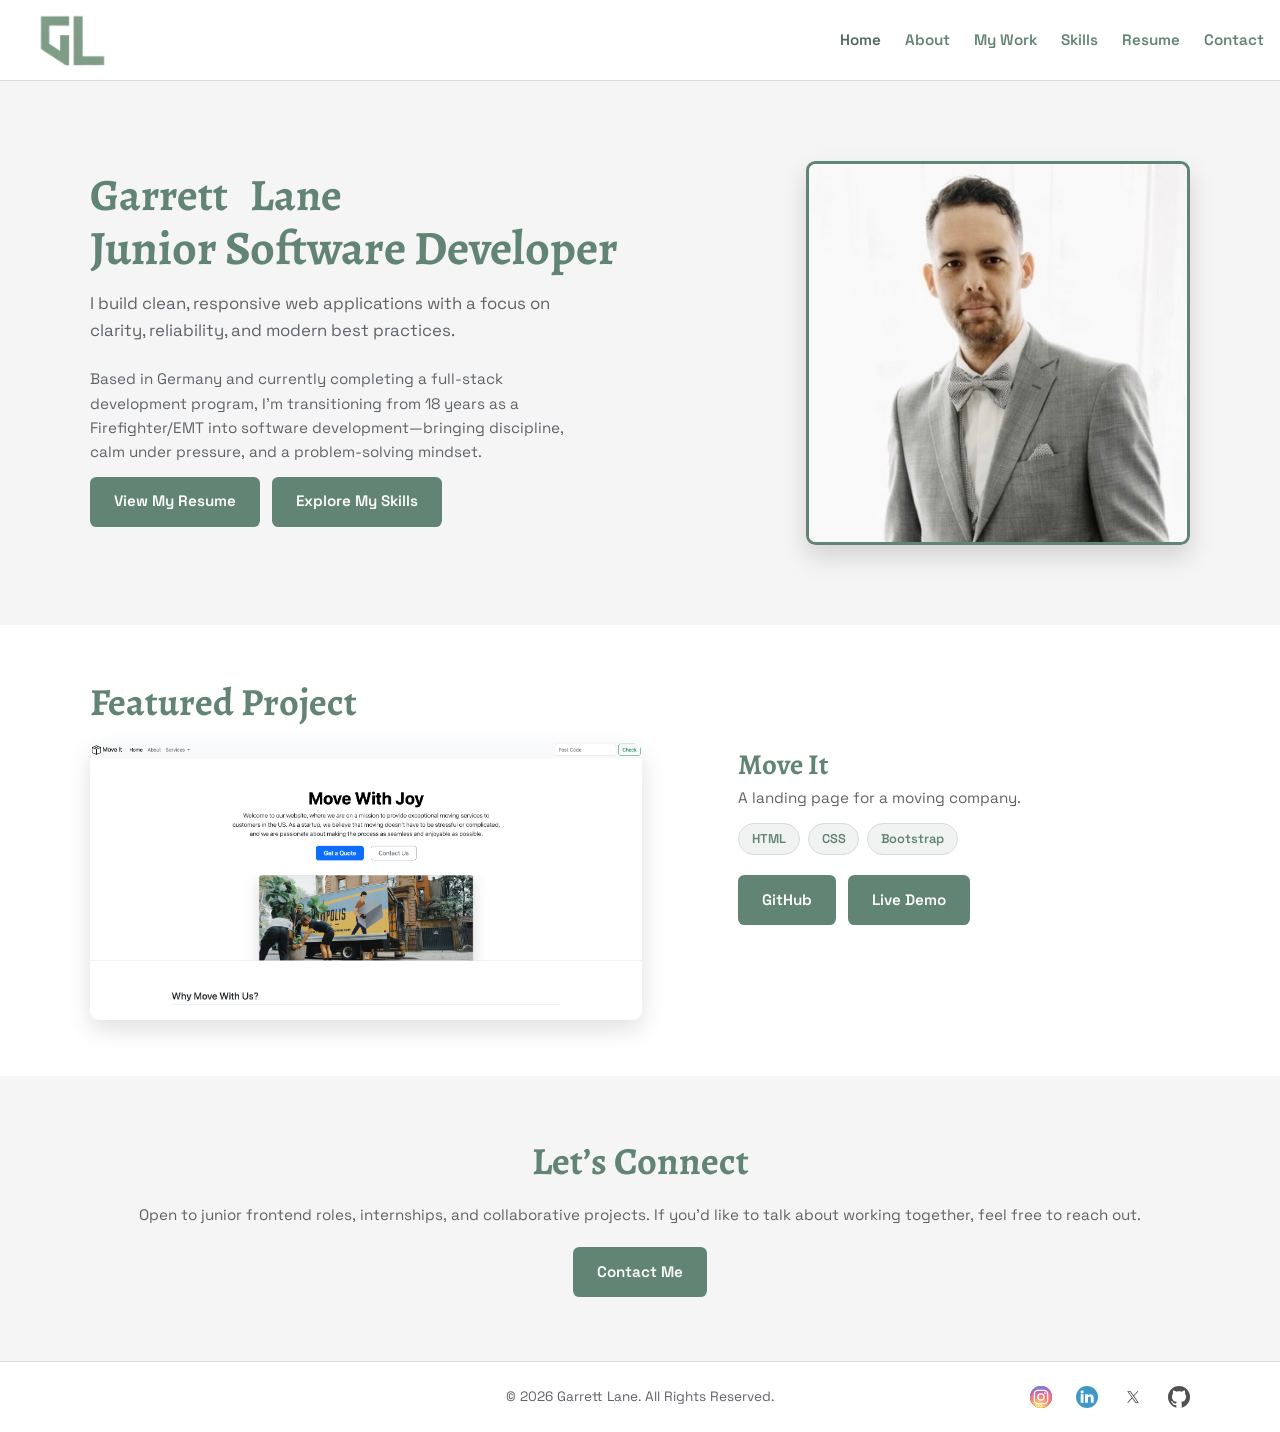
<file: index.html>
<!doctype html>
<html lang="en">
  <head>
    <meta charset="UTF-8" />
    <meta name="viewport" content="width=device-width, initial-scale=1.0" />
    <link rel="preconnect" href="https://fonts.googleapis.com" />
    <link rel="preconnect" href="https://fonts.gstatic.com" crossorigin />
    <link
      href="https://fonts.googleapis.com/css2?family=Alegreya:wght@400;700&family=Space+Grotesk:wght@400;500;600&display=swap"
      rel="stylesheet"
    />
    <link rel="stylesheet" href="./assets/css/reset.css" />
    <link rel="stylesheet" href="./assets/css/styles.css" />
    <title>Garrett Lane | Junior Software Developer</title>
  </head>
  <body>
    <!-- Navbar -->
    <nav class="navbar">
      <div class="nav-inner">
        <a class="brand" href="index.html" aria-label="Garrett Lane home">
          <div class="logo-wrap">
            <img
              src="./assets/images/green-logo-icon.png"
              alt="Logo"
              class="logo"
            />
          </div>
        </a>
        <div class="nav-menu">
          <input type="checkbox" id="menu-toggle" class="menu-toggle" />
          <label
            for="menu-toggle"
            class="menu-button"
            aria-label="Toggle navigation menu"
          >
            <span class="menu-line"></span>
            <span class="menu-line"></span>
            <span class="menu-line"></span>
          </label>
          <div class="nav-links">
            <ul>
              <li>
                <a href="#" class="active" aria-current="page">Home</a>
              </li>
              <li><a href="./pages/about.html">About</a></li>
              <li><a href="./pages/projects.html">My Work</a></li>
              <li><a href="./pages/skills.html">Skills</a></li>
              <li><a href="./pages/resume.html">Resume</a></li>
              <li><a href="./pages/contact.html">Contact</a></li>
            </ul>
          </div>
        </div>
      </div>
    </nav>

    <main>
      <!-- Hero -->
      <section class="hero page-width">
        <div class="hero-content">
          <h1 class="page-title">Junior Software Developer</h1>
          <p class="hero-subline">
            I build clean, responsive web applications with a focus on clarity,
            reliability, and modern best practices.
          </p>
          <p>
            Based in Germany and currently completing a full-stack development
            program, I’m transitioning from 18 years as a Firefighter/EMT into
            software development—bringing discipline, calm under pressure, and a
            problem-solving mindset.
          </p>
          <div class="hero-actions">
            <a href="./pages/resume.html" class="cta-button">View My Resume</a>
            <a href="./pages/skills.html" class="link-button"
              >Explore My Skills</a
            >
          </div>
        </div>
        <div class="hero-image">
          <span class="first-name" aria-hidden="true">Garrett</span>
          <img
            src="./assets/images/photo-of-me.jpeg"
            alt="Portrait of Garrett Lane"
            class="hero-photo"
          />
          <span class="last-name" aria-hidden="true">Lane</span>
        </div>
      </section>

      <!-- Featured Project -->
      <section class="featured page-width" id="featured">
        <h2 class="section-title">Featured Project</h2>
        <div class="featured-grid"></div>
      </section>

      <!-- Contact Preview -->
      <section class="contact-preview page-width">
        <h2 class="section-title">Let’s Connect</h2>
        <p>
          Open to junior frontend roles, internships, and collaborative
          projects. If you’d like to talk about working together, feel free to
          reach out.
        </p>
        <a href="./pages/contact.html" class="cta-button">Contact Me</a>
      </section>
    </main>

    <!-- Footer -->
    <footer>
      <div class="page-width">
        <div class="footer-info">
          <span
            >&copy; <span id="copyright-year"></span> Garrett Lane. All Rights
            Reserved.</span
          >
        </div>
        <ul class="social-links">
          <li>
            <a
              href="https://www.instagram.com/codingexpat/"
              target="_blank"
              rel="noopener noreferrer"
              aria-label="Instagram"
            >
              <img
                src="./assets/icons/instagram.svg"
                alt="instagram logo"
                class="social-media-icon"
              />
            </a>
          </li>
          <li>
            <a
              href="https://www.linkedin.com/in/garrettmlane/"
              target="_blank"
              rel="noopener noreferrer"
              aria-label="Linkedin"
            >
              <img
                src="./assets/icons/linkedin.svg"
                alt="linkedin logo"
                class="social-media-icon"
              />
            </a>
          </li>
          <li>
            <a
              href="https://x.com/codingexpat"
              target="_blank"
              rel="noopener noreferrer"
              aria-label="X"
            >
              <img
                src="./assets/icons/x.svg"
                alt="x logo"
                class="social-media-icon"
              />
            </a>
          </li>
          <li>
            <a
              href="https://github.com/gmLane1985"
              target="_blank"
              rel="noopener noreferrer"
              aria-label="GitHub"
            >
              <img
                src="./assets/icons/github.svg"
                alt="github logo"
                class="social-media-icon"
              />
            </a>
          </li>
        </ul>
      </div>
    </footer>

    <script src="./assets/javascript/projects.js"></script>
    <script src="./assets/javascript/script.js"></script>
  </body>
</html>
</file>
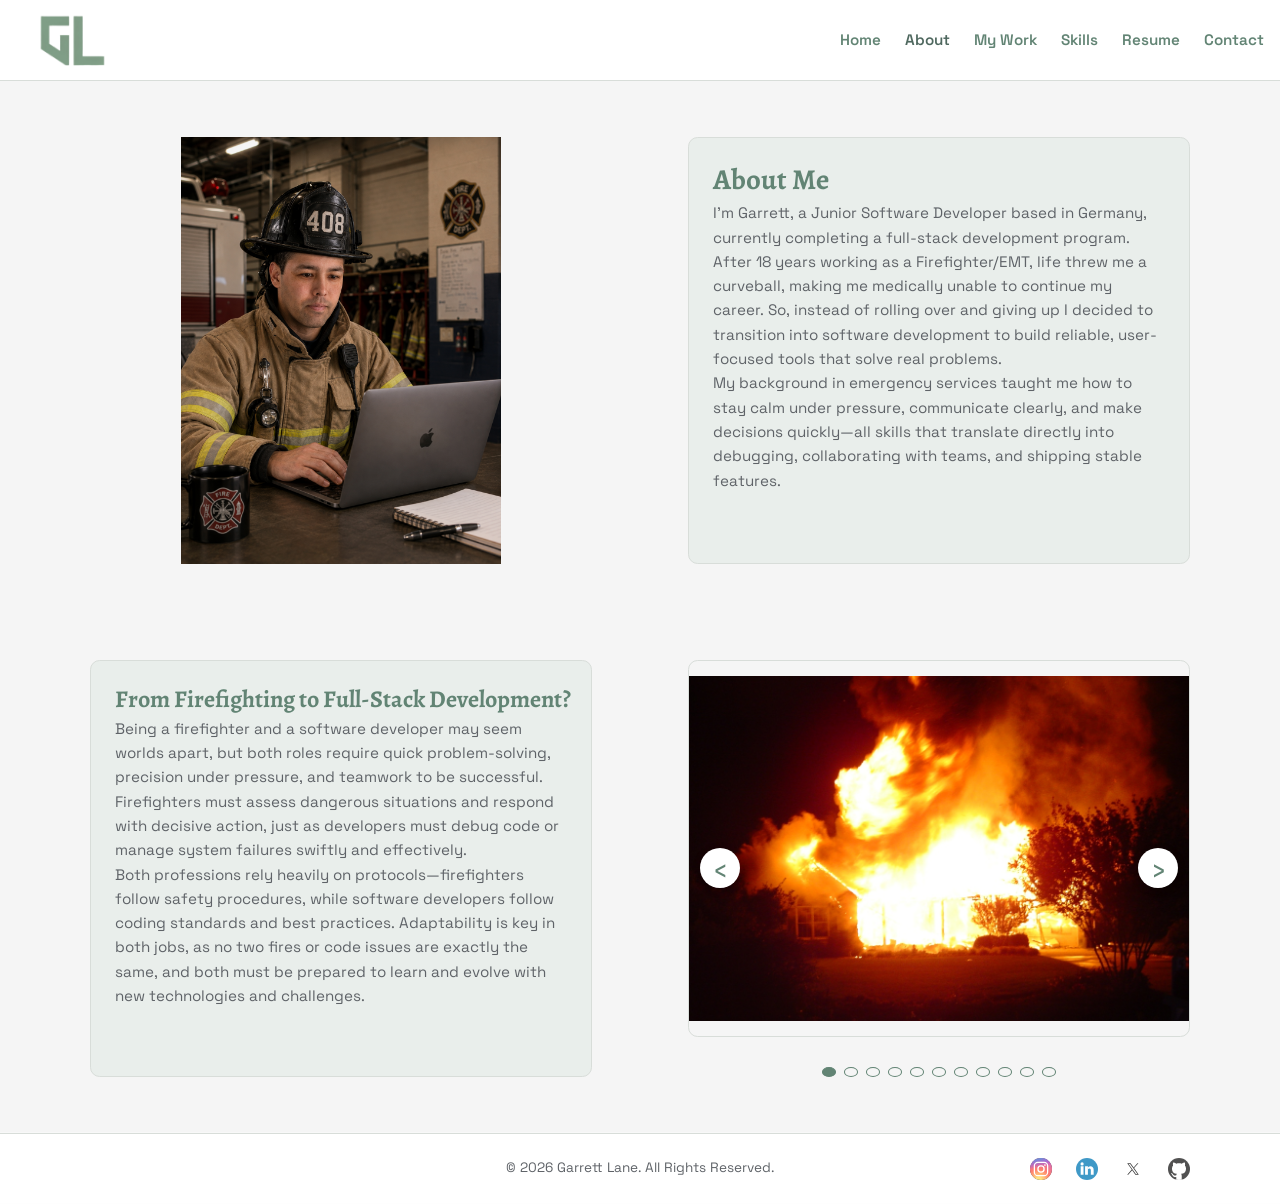
<file: pages/about.html>
<!doctype html>
<html lang="en">
  <head>
    <meta charset="UTF-8" />
    <meta name="viewport" content="width=device-width, initial-scale=1.0" />
    <link rel="preconnect" href="https://fonts.googleapis.com" />
    <link rel="preconnect" href="https://fonts.gstatic.com" crossorigin />
    <link
      href="https://fonts.googleapis.com/css2?family=Alegreya:wght@400;700&family=Space+Grotesk:wght@400;500;600&display=swap"
      rel="stylesheet"
    />
    <link rel="stylesheet" href="../assets/css/reset.css" />
    <link rel="stylesheet" href="../assets/css/styles.css" />
    <title>About | Garrett Lane</title>
  </head>
  <body>
    <!-- Navbar -->
    <nav class="navbar">
      <div class="nav-inner">
        <a class="brand" href="../index.html" aria-label="Garrett Lane home">
          <div class="logo-wrap">
            <img
              src="../assets/images/green-logo-icon.png"
              alt="Logo"
              class="logo"
            />
          </div>
        </a>
        <div class="nav-menu">
          <input type="checkbox" id="menu-toggle" class="menu-toggle" />
          <label
            for="menu-toggle"
            class="menu-button"
            aria-label="Toggle navigation menu"
          >
            <span class="menu-line"></span>
            <span class="menu-line"></span>
            <span class="menu-line"></span>
          </label>
          <div class="nav-links">
            <ul>
              <li><a href="../index.html">Home</a></li>
              <li>
                <a href="#" class="active" aria-current="page">About</a>
              </li>
              <li><a href="projects.html">My Work</a></li>
              <li><a href="skills.html">Skills</a></li>
              <li><a href="resume.html">Resume</a></li>
              <li><a href="contact.html">Contact</a></li>
            </ul>
          </div>
        </div>
      </div>
    </nav>

    <main>
      <section class="about-page page-width">
        <div class="about-grid">
          <div class="about-image">
            <img
              src="../assets/images/codingfirefighter.png"
              alt="Illustration of a firefighter coding"
              class="about-photo"
            />
          </div>
          <div class="about-text">
            <h3>About Me</h3>
            <p>
              I’m Garrett, a Junior Software Developer based in Germany,
              currently completing a full-stack development program. After 18
              years working as a Firefighter/EMT, life threw me a curveball,
              making me medically unable to continue my career. So, instead of
              rolling over and giving up I decided to transition into software
              development to build reliable, user-focused tools that solve real
              problems.
            </p>
            <p>
              My background in emergency services taught me how to stay calm
              under pressure, communicate clearly, and make decisions
              quickly—all skills that translate directly into debugging,
              collaborating with teams, and shipping stable features.
            </p>
          </div>
          <div class="about-highlight">
            <h3>From Firefighting to Full-Stack Development?</h3>
            <p>
              Being a firefighter and a software developer may seem worlds
              apart, but both roles require quick problem-solving, precision
              under pressure, and teamwork to be successful. Firefighters must
              assess dangerous situations and respond with decisive action, just
              as developers must debug code or manage system failures swiftly
              and effectively.
            </p>
            <p>
              Both professions rely heavily on protocols—firefighters follow
              safety procedures, while software developers follow coding
              standards and best practices. Adaptability is key in both jobs, as
              no two fires or code issues are exactly the same, and both must be
              prepared to learn and evolve with new technologies and challenges.
            </p>
          </div>
          <div class="about-carousel" aria-label="Photo gallery">
            <div class="carousel-viewport">
              <div class="carousel-track">
                <img
                  src="../assets/images/Morning Dove Fire.jpg"
                  alt="first structure fire"
                  class="carousel-image"
                />
                <img
                  src="../assets/images/training.JPG"
                  alt="young me after training"
                  class="carousel-image"
                />
                <img
                  src="../assets/images/waterrescue.JPG"
                  alt="water rescue"
                  class="carousel-image"
                />
                <img
                  src="../assets/images/scubasuit.jpeg"
                  alt="me after water rescue"
                  class="carousel-image"
                />
                <img
                  src="../assets/images/aerialrescue.jpeg"
                  alt="aerial rescue"
                  class="carousel-image"
                />
                <img
                  src="../assets/images/carfire.jpg"
                  alt="car fire"
                  class="carousel-image"
                />
                <img
                  src="../assets/images/k12.jpg"
                  alt="cutting the side of a house open"
                  class="carousel-image"
                />
                <img
                  src="../assets/images/selfpicture.jpg"
                  alt="receiving an award"
                  class="carousel-image"
                />
                <img
                  src="../assets/images/teachingkids.jpg"
                  alt="Teaching children about fire safety"
                  class="carousel-image"
                />
                <img
                  src="../assets/images/truckfire.JPG"
                  alt="incident involving a truck fire"
                  class="carousel-image"
                />
                <img
                  src="../assets/images/ventilation.jpg"
                  alt="setting up ventilation"
                  class="carousel-image"
                />
              </div>
            </div>
            <button
              type="button"
              class="carousel-button carousel-previous"
              aria-label="Previous photo"
            >
              &#8249;
            </button>
            <button
              type="button"
              class="carousel-button carousel-next"
              aria-label="Next photo"
            >
              &#8250;
            </button>
            <div class="carousel-dots" aria-label="Choose a photo"></div>
          </div>
        </div>
      </section>
    </main>

    <!-- Footer -->
    <footer>
      <div class="page-width">
        <div class="footer-info">
          <span
            >&copy; <span id="copyright-year"></span> Garrett Lane. All Rights
            Reserved.</span
          >
        </div>
        <ul class="social-links">
          <li>
            <a
              href="https://www.instagram.com/codingexpat/"
              target="_blank"
              rel="noopener noreferrer"
              aria-label="Instagram"
            >
              <img
                src="../assets/icons/instagram.svg"
                alt="instagram logo"
                class="social-media-icon"
              />
            </a>
          </li>
          <li>
            <a
              href="https://www.linkedin.com/in/garrettmlane/"
              target="_blank"
              rel="noopener noreferrer"
              aria-label="Linkedin"
            >
              <img
                src="../assets/icons/linkedin.svg"
                alt="linkedin logo"
                class="social-media-icon"
              />
            </a>
          </li>
          <li>
            <a
              href="https://x.com/codingexpat"
              target="_blank"
              rel="noopener noreferrer"
              aria-label="X"
            >
              <img
                src="../assets/icons/x.svg"
                alt="x logo"
                class="social-media-icon"
              />
            </a>
          </li>
          <li>
            <a
              href="https://github.com/gmLane1985"
              target="_blank"
              rel="noopener noreferrer"
              aria-label="GitHub"
            >
              <img
                src="../assets/icons/github.svg"
                alt="github logo"
                class="social-media-icon"
              />
            </a>
          </li>
        </ul>
      </div>
    </footer>

    <script src="../assets/javascript/script.js"></script>
  </body>
</html>
</file>
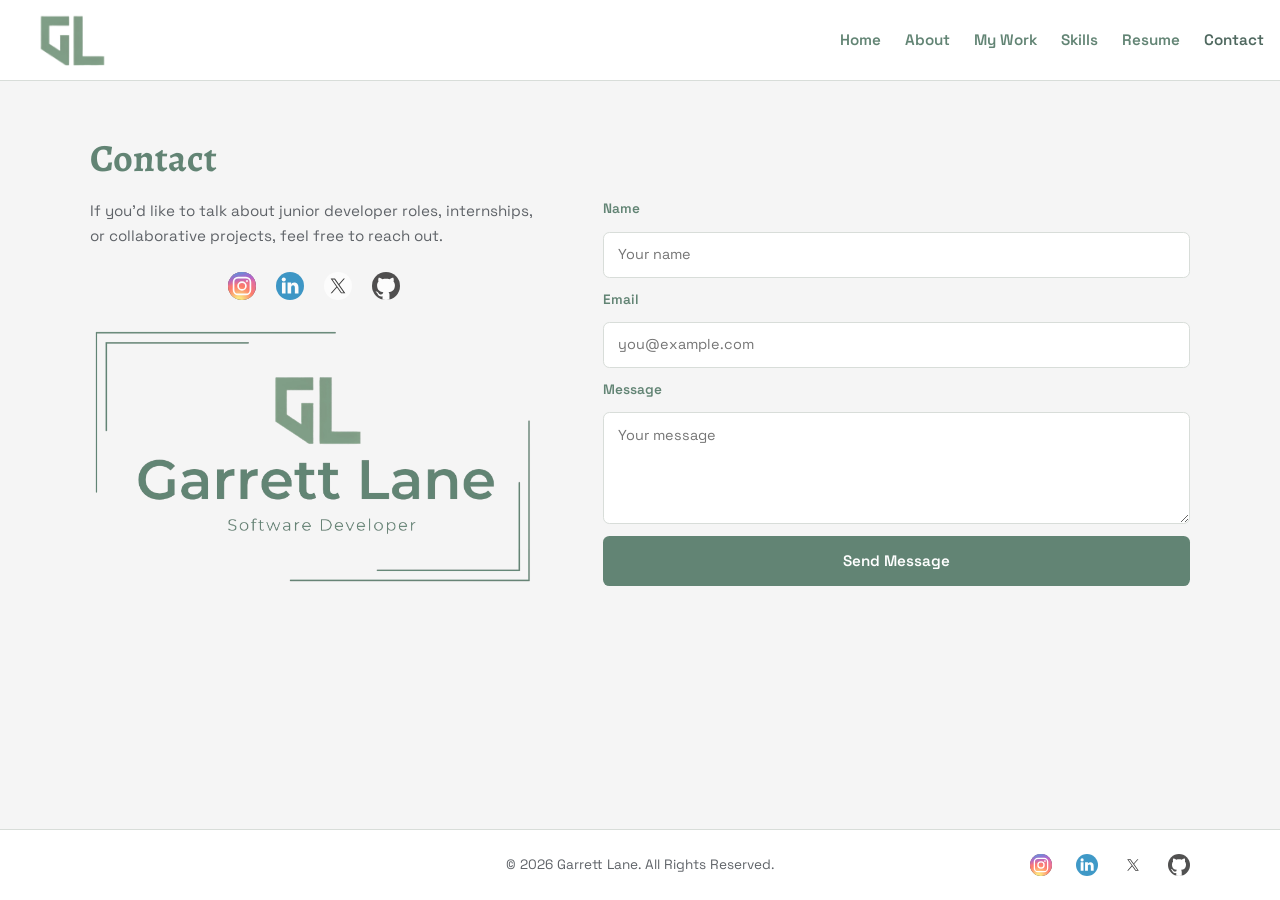
<file: pages/contact.html>
<!doctype html>
<html lang="en">
  <head>
    <meta charset="UTF-8" />
    <meta name="viewport" content="width=device-width, initial-scale=1.0" />
    <link rel="preconnect" href="https://fonts.googleapis.com" />
    <link rel="preconnect" href="https://fonts.gstatic.com" crossorigin />
    <link
      href="https://fonts.googleapis.com/css2?family=Alegreya:wght@400;700&family=Space+Grotesk:wght@400;500;600&display=swap"
      rel="stylesheet"
    />
    <link rel="stylesheet" href="../assets/css/reset.css" />
    <link rel="stylesheet" href="../assets/css/styles.css" />
    <title>Contact | Garrett Lane</title>
  </head>
  <body>
    <!-- Navbar -->
    <nav class="navbar">
      <div class="nav-inner">
        <a class="brand" href="../index.html" aria-label="Garrett Lane home">
          <div class="logo-wrap">
            <img
              src="../assets/images/green-logo-icon.png"
              alt="Logo"
              class="logo"
            />
          </div>
        </a>
        <div class="nav-menu">
          <input type="checkbox" id="menu-toggle" class="menu-toggle" />
          <label
            for="menu-toggle"
            class="menu-button"
            aria-label="Toggle navigation menu"
          >
            <span class="menu-line"></span>
            <span class="menu-line"></span>
            <span class="menu-line"></span>
          </label>
          <div class="nav-links">
            <ul>
              <li><a href="../index.html">Home</a></li>
              <li><a href="about.html">About</a></li>
              <li><a href="projects.html">My Work</a></li>
              <li><a href="skills.html">Skills</a></li>
              <li><a href="resume.html">Resume</a></li>
              <li>
                <a href="contact.html" class="active" aria-current="page"
                  >Contact</a
                >
              </li>
            </ul>
          </div>
        </div>
      </div>
    </nav>

    <main>
      <section class="contact-page page-width">
        <h1 class="section-title">Contact</h1>
        <div class="contact-layout">
          <div class="contact-info">
            <p>
              If you’d like to talk about junior developer roles, internships,
              or collaborative projects, feel free to reach out.
            </p>
            <ul
              class="contact-social-links"
              aria-label="Contact social media links"
            >
              <li>
                <a
                  href="https://www.instagram.com/codingexpat/"
                  target="_blank"
                  rel="noopener noreferrer"
                  aria-label="Instagram"
                >
                  <img
                    src="../assets/icons/instagram.svg"
                    alt=""
                    class="social-media-icon"
                  />
                </a>
              </li>
              <li>
                <a
                  href="https://www.linkedin.com/in/garrettmlane/"
                  target="_blank"
                  rel="noopener noreferrer"
                  aria-label="LinkedIn"
                >
                  <img
                    src="../assets/icons/linkedin.svg"
                    alt=""
                    class="social-media-icon"
                  />
                </a>
              </li>
              <li>
                <a
                  href="https://x.com/codingexpat"
                  target="_blank"
                  rel="noopener noreferrer"
                  aria-label="X"
                >
                  <img
                    src="../assets/icons/x.svg"
                    alt=""
                    class="social-media-icon"
                  />
                </a>
              </li>
              <li>
                <a
                  href="https://github.com/gmLane1985"
                  target="_blank"
                  rel="noopener noreferrer"
                  aria-label="GitHub"
                >
                  <img
                    src="../assets/icons/github.svg"
                    alt=""
                    class="social-media-icon"
                  />
                </a>
              </li>
            </ul>
            <img
              src="../assets/images/softwaredevlogo.png"
              alt="Garrett Lane logo"
              class="contact-logo"
            />
          </div>
          <form
            class="contact-form"
            target="_blank"
            action="https://formsubmit.co/bb01b5564207a3cdc0568c2bcf8657d5"
            method="POST"
          >
            <label for="name">Name</label>
            <input id="name" type="text" name="name" placeholder="Your name" />

            <label for="email">Email</label>
            <input
              id="email"
              type="email"
              name="email"
              placeholder="you@example.com"
            />

            <label for="message">Message</label>
            <textarea
              id="message"
              name="message"
              placeholder="Your message"
            ></textarea>

            <button type="submit" class="cta-button">Send Message</button>
          </form>
        </div>
      </section>
    </main>

    <!-- Footer -->
    <footer>
      <div class="page-width">
        <div class="footer-info">
          <span
            >&copy; <span id="copyright-year"></span> Garrett Lane. All Rights
            Reserved.</span
          >
        </div>
        <ul class="social-links">
          <li>
            <a
              href="https://www.instagram.com/codingexpat/"
              target="_blank"
              rel="noopener noreferrer"
              aria-label="Instagram"
            >
              <img
                src="../assets/icons/instagram.svg"
                alt="instagram logo"
                class="social-media-icon"
              />
            </a>
          </li>
          <li>
            <a
              href="https://www.linkedin.com/in/garrettmlane/"
              target="_blank"
              rel="noopener noreferrer"
              aria-label="Linkedin"
            >
              <img
                src="../assets/icons/linkedin.svg"
                alt="linkedin logo"
                class="social-media-icon"
              />
            </a>
          </li>
          <li>
            <a
              href="https://x.com/codingexpat"
              target="_blank"
              rel="noopener noreferrer"
              aria-label="X"
            >
              <img
                src="../assets/icons/x.svg"
                alt="x logo"
                class="social-media-icon"
              />
            </a>
          </li>
          <li>
            <a
              href="https://github.com/gmLane1985"
              target="_blank"
              rel="noopener noreferrer"
              aria-label="GitHub"
            >
              <img
                src="../assets/icons/github.svg"
                alt="github logo"
                class="social-media-icon"
              />
            </a>
          </li>
        </ul>
      </div>
    </footer>

    <script src="../assets/javascript/script.js"></script>
  </body>
</html>
</file>
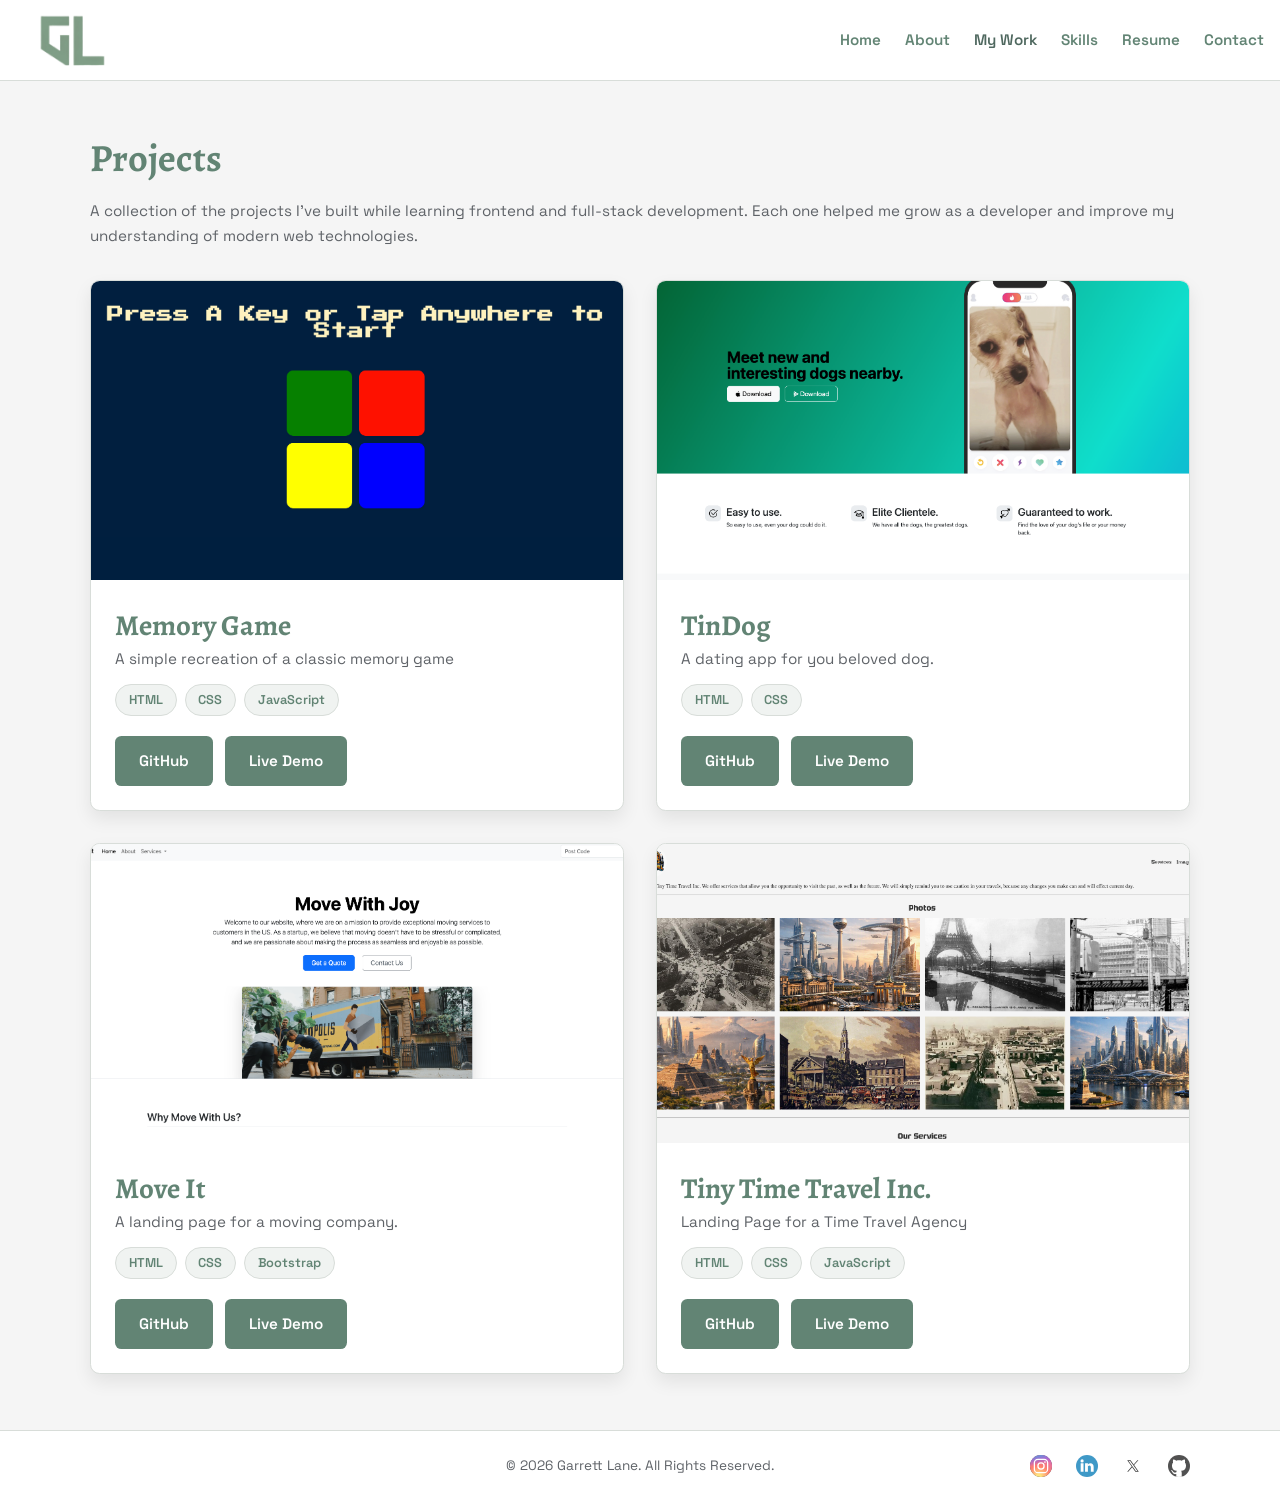
<file: pages/projects.html>
<!doctype html>
<html lang="en">
  <head>
    <meta charset="UTF-8" />
    <meta name="viewport" content="width=device-width, initial-scale=1.0" />
    <link rel="preconnect" href="https://fonts.googleapis.com" />
    <link rel="preconnect" href="https://fonts.gstatic.com" crossorigin />
    <link
      href="https://fonts.googleapis.com/css2?family=Alegreya:wght@400;700&family=Space+Grotesk:wght@400;500;600&display=swap"
      rel="stylesheet"
    />
    <link rel="stylesheet" href="../assets/css/reset.css" />
    <link rel="stylesheet" href="../assets/css/styles.css" />
    <title>Projects | Garrett Lane</title>
  </head>

  <body>
    <!-- Navbar -->
    <nav class="navbar">
      <div class="nav-inner">
        <a class="brand" href="../index.html" aria-label="Garrett Lane home">
          <div class="logo-wrap">
            <img
              src="../assets/images/green-logo-icon.png"
              alt="Logo"
              class="logo"
            />
          </div>
        </a>

        <div class="nav-menu">
          <input type="checkbox" id="menu-toggle" class="menu-toggle" />
          <label for="menu-toggle" class="menu-button">
            <span class="menu-line"></span>
            <span class="menu-line"></span>
            <span class="menu-line"></span>
          </label>

          <div class="nav-links">
            <ul>
              <li><a href="../index.html">Home</a></li>
              <li><a href="about.html">About</a></li>
              <li>
                <a href="projects.html" class="active" aria-current="page"
                  >My Work</a
                >
              </li>
              <li><a href="skills.html">Skills</a></li>
              <li><a href="resume.html">Resume</a></li>
              <li><a href="contact.html">Contact</a></li>
            </ul>
          </div>
        </div>
      </div>
    </nav>

    <main>
      <section class="projects-page page-width">
        <h1 class="section-title">Projects</h1>
        <p>
          A collection of the projects I’ve built while learning frontend and
          full‑stack development. Each one helped me grow as a developer and
          improve my understanding of modern web technologies.
        </p>

        <div class="projects-grid"></div>
      </section>
    </main>

    <!-- Footer -->
    <footer>
      <div class="page-width">
        <div class="footer-info">
          <span
            >&copy; <span id="copyright-year"></span> Garrett Lane. All Rights
            Reserved.</span
          >
        </div>

        <ul class="social-links">
          <li>
            <a
              href="https://www.instagram.com/codingexpat/"
              target="_blank"
              rel="noopener noreferrer"
              ><img
                src="../assets/icons/instagram.svg"
                class="social-media-icon"
            /></a>
          </li>
          <li>
            <a
              href="https://www.linkedin.com/in/garrettmlane/"
              target="_blank"
              rel="noopener noreferrer"
              ><img
                src="../assets/icons/linkedin.svg"
                class="social-media-icon"
            /></a>
          </li>
          <li>
            <a
              href="https://x.com/codingexpat"
              target="_blank"
              rel="noopener noreferrer"
              ><img src="../assets/icons/x.svg" class="social-media-icon"
            /></a>
          </li>
          <li>
            <a
              href="https://github.com/gmLane1985"
              target="_blank"
              rel="noopener noreferrer"
              ><img src="../assets/icons/github.svg" class="social-media-icon"
            /></a>
          </li>
        </ul>
      </div>
    </footer>

    <script src="../assets/javascript/projects.js"></script>
    <script src="../assets/javascript/script.js"></script>
  </body>
</html>
</file>
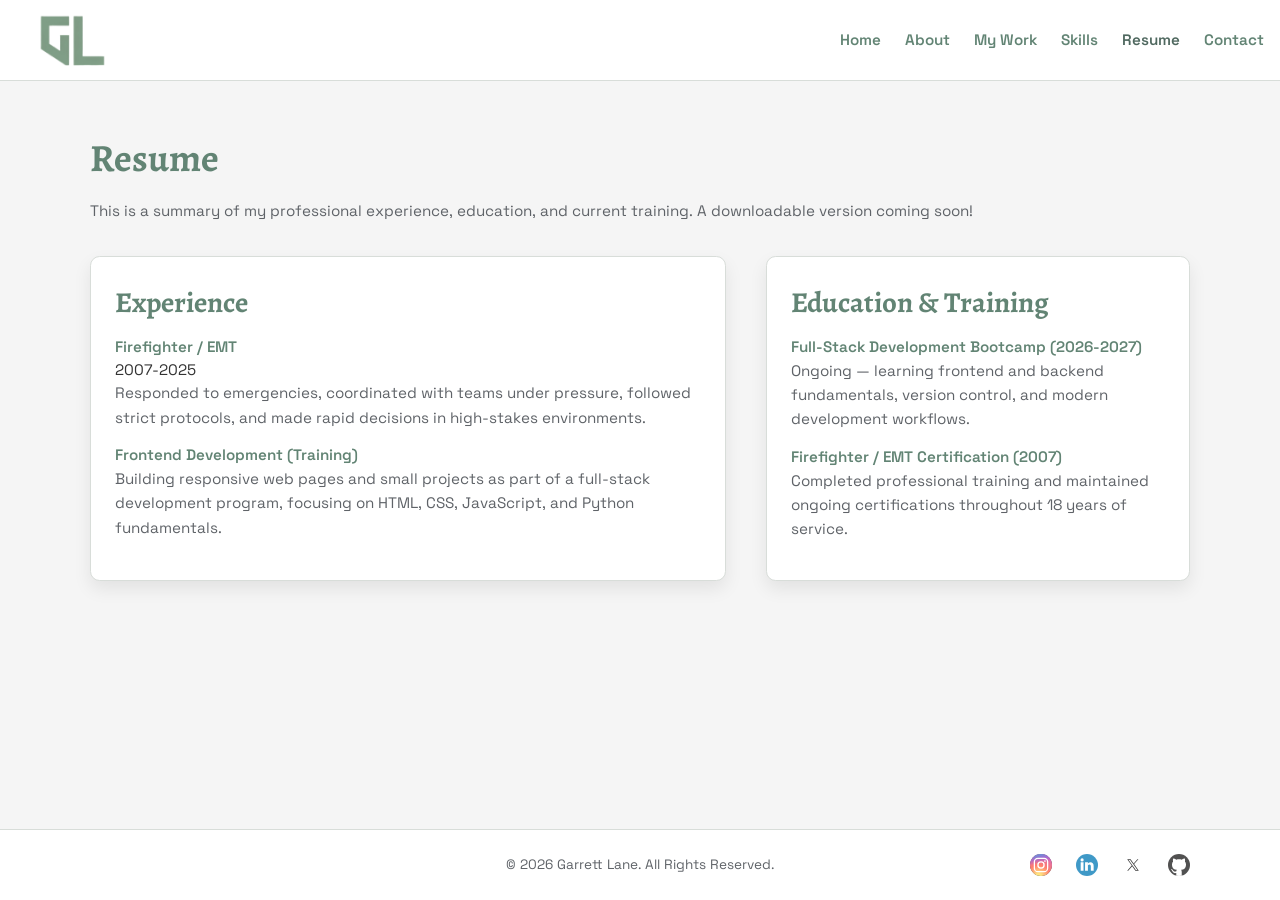
<file: pages/resume.html>
<!doctype html>
<html lang="en">
  <head>
    <meta charset="UTF-8" />
    <meta name="viewport" content="width=device-width, initial-scale=1.0" />
    <link rel="preconnect" href="https://fonts.googleapis.com" />
    <link rel="preconnect" href="https://fonts.gstatic.com" crossorigin />
    <link
      href="https://fonts.googleapis.com/css2?family=Alegreya:wght@400;700&family=Space+Grotesk:wght@400;500;600&display=swap"
      rel="stylesheet"
    />
    <link rel="stylesheet" href="../assets/css/reset.css" />
    <link rel="stylesheet" href="../assets/css/styles.css" />
    <title>Resume | Garrett Lane</title>
  </head>
  <body>
    <!-- Navbar -->
    <nav class="navbar">
      <div class="nav-inner">
        <a class="brand" href="../index.html" aria-label="Garrett Lane home">
          <div class="logo-wrap">
            <img
              src="../assets/images/green-logo-icon.png"
              alt="Logo"
              class="logo"
            />
          </div>
        </a>
        <div class="nav-menu">
          <input type="checkbox" id="menu-toggle" class="menu-toggle" />
          <label
            for="menu-toggle"
            class="menu-button"
            aria-label="Toggle navigation menu"
          >
            <span class="menu-line"></span>
            <span class="menu-line"></span>
            <span class="menu-line"></span>
          </label>
          <div class="nav-links">
            <ul>
              <li><a href="../index.html">Home</a></li>
              <li><a href="about.html">About</a></li>
              <li><a href="projects.html">My Work</a></li>
              <li><a href="skills.html">Skills</a></li>
              <li>
                <a href="resume.html" class="active" aria-current="page"
                  >Resume</a
                >
              </li>
              <li><a href="contact.html">Contact</a></li>
            </ul>
          </div>
        </div>
      </div>
    </nav>

    <main>
      <section class="resume-page page-width">
        <div class="resume-header">
          <h1 class="section-title">Resume</h1>
          <p>
            This is a summary of my professional experience, education, and
            current training. A downloadable version coming soon!
          </p>
        </div>

        <div class="resume-grid">
          <div class="resume-section">
            <h3>Experience</h3>
            <div class="resume-item">
              <div class="resume-item-title">Firefighter / EMT</div>
              <div>2007-2025</div>
              <p>
                Responded to emergencies, coordinated with teams under pressure,
                followed strict protocols, and made rapid decisions in
                high-stakes environments.
              </p>
            </div>
            <div class="resume-item">
              <div class="resume-item-title">
                Frontend Development (Training)
              </div>
              <p>
                Building responsive web pages and small projects as part of a
                full-stack development program, focusing on HTML, CSS,
                JavaScript, and Python fundamentals.
              </p>
            </div>
          </div>

          <div class="resume-section">
            <h3>Education & Training</h3>
            <div class="resume-item">
              <div class="resume-item-title">
                Full-Stack Development Bootcamp (2026-2027)
              </div>
              <p>
                Ongoing — learning frontend and backend fundamentals, version
                control, and modern development workflows.
              </p>
            </div>
            <div class="resume-item">
              <div class="resume-item-title">
                Firefighter / EMT Certification (2007)
              </div>
              <p>
                Completed professional training and maintained ongoing
                certifications throughout 18 years of service.
              </p>
            </div>
          </div>
        </div>
      </section>
    </main>

    <!-- Footer -->
    <footer>
      <div class="page-width">
        <div class="footer-info">
          <span
            >&copy; <span id="copyright-year"></span> Garrett Lane. All Rights
            Reserved.</span
          >
        </div>
        <ul class="social-links">
          <li>
            <a
              href="https://www.instagram.com/codingexpat/"
              target="_blank"
              rel="noopener noreferrer"
              aria-label="Instagram"
            >
              <img
                src="../assets/icons/instagram.svg"
                alt="instagram logo"
                class="social-media-icon"
              />
            </a>
          </li>
          <li>
            <a
              href="https://www.linkedin.com/in/garrettmlane/"
              target="_blank"
              rel="noopener noreferrer"
              aria-label="Linkedin"
            >
              <img
                src="../assets/icons/linkedin.svg"
                alt="linkedin logo"
                class="social-media-icon"
              />
            </a>
          </li>
          <li>
            <a
              href="https://x.com/codingexpat"
              target="_blank"
              rel="noopener noreferrer"
              aria-label="X"
            >
              <img
                src="../assets/icons/x.svg"
                alt="x logo"
                class="social-media-icon"
              />
            </a>
          </li>
          <li>
            <a
              href="https://github.com/gmLane1985"
              target="_blank"
              rel="noopener noreferrer"
              aria-label="GitHub"
            >
              <img
                src="../assets/icons/github.svg"
                alt="github logo"
                class="social-media-icon"
              />
            </a>
          </li>
        </ul>
      </div>
    </footer>

    <script src="../assets/javascript/script.js"></script>
  </body>
</html>
</file>
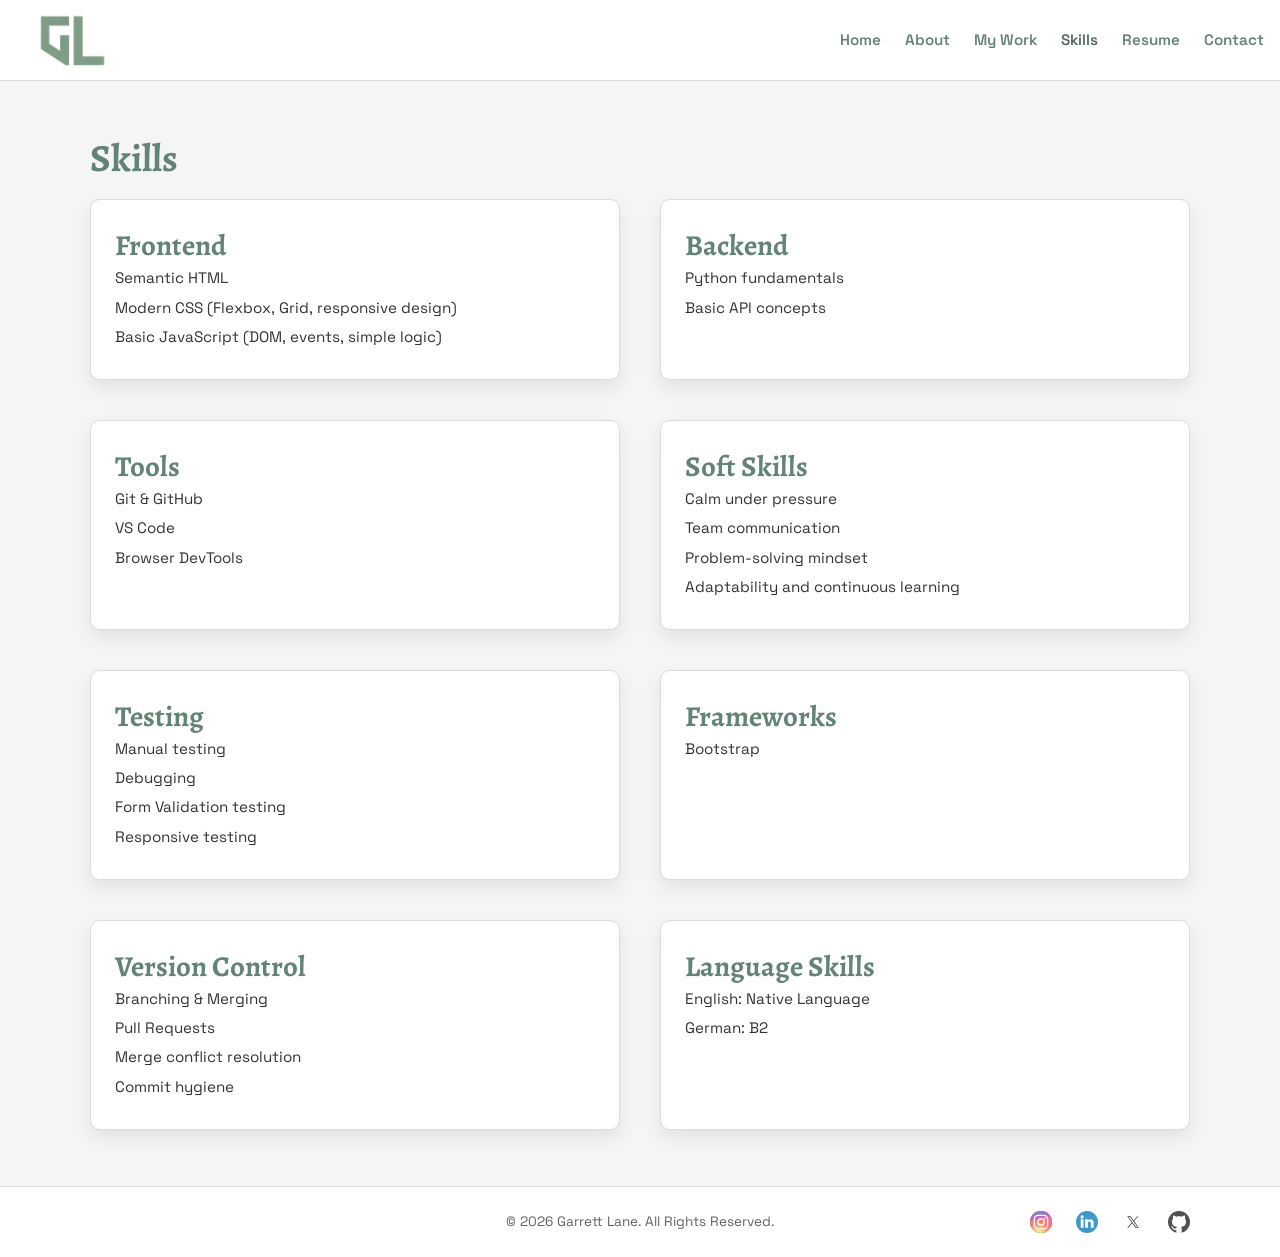
<file: pages/skills.html>
<!doctype html>
<html lang="en">
  <head>
    <meta charset="UTF-8" />
    <meta name="viewport" content="width=device-width, initial-scale=1.0" />
    <link rel="preconnect" href="https://fonts.googleapis.com" />
    <link rel="preconnect" href="https://fonts.gstatic.com" crossorigin />
    <link
      href="https://fonts.googleapis.com/css2?family=Alegreya:wght@400;700&family=Space+Grotesk:wght@400;500;600&display=swap"
      rel="stylesheet"
    />
    <link rel="stylesheet" href="../assets/css/reset.css" />
    <link rel="stylesheet" href="../assets/css/styles.css" />
    <title>Skills | Garrett Lane</title>
  </head>
  <body>
    <!-- Navbar -->
    <nav class="navbar">
      <div class="nav-inner">
        <a class="brand" href="../index.html" aria-label="Garrett Lane home">
          <div class="logo-wrap">
            <img
              src="../assets/images/green-logo-icon.png"
              alt="Logo"
              class="logo"
            />
          </div>
        </a>
        <div class="nav-menu">
          <input type="checkbox" id="menu-toggle" class="menu-toggle" />
          <label
            for="menu-toggle"
            class="menu-button"
            aria-label="Toggle navigation menu"
          >
            <span class="menu-line"></span>
            <span class="menu-line"></span>
            <span class="menu-line"></span>
          </label>
          <div class="nav-links">
            <ul>
              <li><a href="../index.html">Home</a></li>
              <li><a href="about.html">About</a></li>
              <li><a href="projects.html">My Work</a></li>
              <li>
                <a href="skills.html" class="active" aria-current="page"
                  >Skills</a
                >
              </li>
              <li><a href="resume.html">Resume</a></li>
              <li><a href="contact.html">Contact</a></li>
            </ul>
          </div>
        </div>
      </div>
    </nav>

    <main>
      <section class="skills-page page-width">
        <h1 class="section-title">Skills</h1>
        <div class="skills-grid">
          <div class="skills-section">
            <h3>Frontend</h3>
            <ul class="skills-list">
              <li>Semantic HTML</li>
              <li>Modern CSS (Flexbox, Grid, responsive design)</li>
              <li>Basic JavaScript (DOM, events, simple logic)</li>
            </ul>
          </div>
          <div class="skills-section">
            <h3>Backend</h3>
            <ul class="skills-list">
              <li>Python fundamentals</li>
              <li>Basic API concepts</li>
            </ul>
          </div>
          <div class="skills-section">
            <h3>Tools</h3>
            <ul class="skills-list">
              <li>Git & GitHub</li>
              <li>VS Code</li>
              <li>Browser DevTools</li>
            </ul>
          </div>
          <div class="skills-section">
            <h3>Soft Skills</h3>
            <ul class="skills-list">
              <li>Calm under pressure</li>
              <li>Team communication</li>
              <li>Problem-solving mindset</li>
              <li>Adaptability and continuous learning</li>
            </ul>
          </div>
          <div class="skills-section">
            <h3>Testing</h3>
            <ul class="skills-list">
              <li>Manual testing</li>
              <li>Debugging</li>
              <li>Form Validation testing</li>
              <li>Responsive testing</li>
            </ul>
          </div>
          <div class="skills-section">
            <h3>Frameworks</h3>
            <ul class="skills-list">
              <li>Bootstrap</li>
              <li></li>
              <li></li>
              <li></li>
            </ul>
          </div>
          <div class="skills-section">
            <h3>Version Control</h3>
            <ul class="skills-list">
              <li>Branching & Merging</li>
              <li>Pull Requests</li>
              <li>Merge conflict resolution</li>
              <li>Commit hygiene</li>
            </ul>
          </div>
          <div class="skills-section">
            <h3>Language Skills</h3>
            <ul class="skills-list">
              <li>English: Native Language</li>
              <li>German: B2</li>
            </ul>
          </div>
        </div>
      </section>
    </main>

    <!-- Footer -->
    <footer>
      <div class="page-width">
        <div class="footer-info">
          <span
            >&copy; <span id="copyright-year"></span> Garrett Lane. All Rights
            Reserved.</span
          >
        </div>
        <ul class="social-links">
          <li>
            <a
              href="https://www.instagram.com/codingexpat/"
              target="_blank"
              rel="noopener noreferrer"
              aria-label="Instagram"
            >
              <img
                src="../assets/icons/instagram.svg"
                alt="instagram logo"
                class="social-media-icon"
              />
            </a>
          </li>
          <li>
            <a
              href="https://www.linkedin.com/in/garrettmlane/"
              target="_blank"
              rel="noopener noreferrer"
              aria-label="Linkedin"
            >
              <img
                src="../assets/icons/linkedin.svg"
                alt="linkedin logo"
                class="social-media-icon"
              />
            </a>
          </li>
          <li>
            <a
              href="https://x.com/codingexpat"
              target="_blank"
              rel="noopener noreferrer"
              aria-label="X"
            >
              <img
                src="../assets/icons/x.svg"
                alt="x logo"
                class="social-media-icon"
              />
            </a>
          </li>
          <li>
            <a
              href="https://github.com/gmLane1985"
              target="_blank"
              rel="noopener noreferrer"
              aria-label="GitHub"
            >
              <img
                src="../assets/icons/github.svg"
                alt="github logo"
                class="social-media-icon"
              />
            </a>
          </li>
        </ul>
      </div>
    </footer>

    <script src="../assets/javascript/script.js"></script>
  </body>
</html>
</file>
<file: assets/css/styles.css>
:root {
  --page-background: #f5f5f5;
  --surface: #ffffff;
  --text: #333333;
  --muted-text: #5f6368;
  --accent: #628474;
  --accent-hover: #4f685f;
  --border: #d8ddd9;
  --button-background: #628474;
  --button-hover: #4f685f;
  --button-text: #ffffff;
  --highlight-background: #e9eeeb;
  --menu-shadow: rgb(0 0 0 / 12%);
  --content-width: 1100px;
}

*,
*::before,
*::after {
  box-sizing: border-box;
}

body {
  margin: 0;
  min-height: 100vh;
  min-height: 100dvh;
  display: flex;
  flex-direction: column;
  background: var(--page-background);
  color: var(--text);
  font-family:
    'Space Grotesk',
    system-ui,
    -apple-system,
    sans-serif;
  font-size: 0.95rem;
  overflow-x: hidden;
}

main {
  flex: 1 0 auto;
}

footer {
  flex-shrink: 0;
}

a {
  text-decoration: none;
}

.page-width {
  width: min(100% - 2rem, var(--content-width));
  margin-inline: auto;
}

/* +++++++++NAVBAR++++++++++++ */

.navbar {
  background: var(--surface);
  border-bottom: 1px solid var(--border);
}

.nav-inner {
  width: 100%;
  margin: 0;
  padding-inline: 1rem;
  display: flex;
  align-items: center;
  justify-content: space-between;
  gap: 0;
  height: 4.5rem;
}

.brand,
.logo-wrap {
  display: block;
}

.logo-wrap {
  position: relative;
  width: 6rem;
  height: 2.75rem;
}

.logo {
  position: absolute;
  inset: 0;
  width: 100%;
  height: 100%;
  object-fit: contain;
}

.nav-menu {
  position: relative;
  margin-left: auto;
}

.nav-links ul,
.social-links {
  display: flex;
  align-items: center;
  gap: 0.75rem 1rem;
  list-style: none;
  padding: 0;
  margin: 0;
}

.menu-toggle {
  position: absolute;
  width: 1px;
  height: 1px;
  opacity: 0;
  pointer-events: none;
}

.menu-button {
  display: flex;
  width: 2.75rem;
  height: 2.5rem;
  flex-direction: column;
  align-items: center;
  justify-content: center;
  gap: 0.35rem;
  cursor: pointer;
}

.menu-line {
  display: block;
  width: 1.5rem;
  height: 2px;
  background: var(--accent);
  transition:
    transform 180ms ease,
    opacity 180ms ease,
    background 180ms ease;
}

.menu-toggle:focus-visible + .menu-button .menu-line {
  background: var(--button-hover);
}

.menu-toggle:checked + .menu-button .menu-line:first-child {
  transform: translateY(0.48rem) rotate(45deg);
}

.menu-toggle:checked + .menu-button .menu-line:nth-child(2) {
  opacity: 0;
}

.menu-toggle:checked + .menu-button .menu-line:last-child {
  transform: translateY(-0.48rem) rotate(-45deg);
}

.nav-links {
  position: absolute;
  top: calc(100% + 0.75rem);
  right: 0;
  z-index: 10;
  display: none;
  min-width: 10rem;
  padding: 0.75rem;
  border: 1px solid var(--border);
  background: var(--surface);
  box-shadow: 0 0.5rem 1rem var(--menu-shadow);
}

.menu-toggle:checked ~ .nav-links {
  display: block;
}

.nav-links ul {
  flex-direction: column;
  align-items: stretch;
  gap: 0;
}

.nav-links a {
  color: var(--accent);
  font-size: 0.95rem;
  font-weight: 600;
  transition: color 180ms ease;
}

.nav-links a.active,
.nav-links a:focus-visible {
  color: var(--button-hover);
}

/* +++++++++TYPOGRAPHY+++++++++++++++++ */

.page-title,
.section-title,
h1,
h2,
h3 {
  color: var(--accent);
  font-family: 'Alegreya', serif;
  font-weight: 700;
}

.page-title {
  font-size: clamp(2rem, 8vw, 3.5rem);
  line-height: 1.05;
  margin-bottom: 1rem;
}

.section-title {
  font-size: clamp(1.6rem, 6vw, 2.4rem);
  line-height: 1.1;
  margin-bottom: 1.25rem;
}

h3 {
  font-size: clamp(1.25rem, 5vw, 1.8rem);
}

p {
  color: var(--muted-text);
  font-size: 0.95rem;
  line-height: 1.6;
}

/* ++++++++++++BUTTONS++++++++++++++ */

.cta-button,
.email-button,
.link-button {
  display: inline-block;
  padding: 0.85rem 1.5rem;
  border-radius: 0.4rem;
  background: var(--button-background);
  color: var(--button-text);
  font-size: 0.95rem;
  font-weight: 600;
  transition:
    background 180ms ease,
    transform 180ms ease,
    box-shadow 180ms ease;
}

.cta-button:focus-visible,
.email-button:focus-visible,
.link-button:focus-visible {
  background: var(--button-hover);
  transform: translateY(-2px);
  box-shadow: 0 8px 18px rgb(0 0 0 / 16%);
}

/* +++++++++++++HERO (HOME)++++++++++ */

.hero {
  display: grid;
  grid-template-columns: 1fr;
  align-items: center;
  gap: 2.5rem;
  padding-block: 3.5rem;
  background: var(--page-background);
  box-shadow: 0 0 0 100vmax var(--page-background);
  clip-path: inset(0 -100vmax);
}

.hero-content {
  order: 2;
  max-width: 32rem;
}

.hero-subline {
  font-size: 1.05rem;
  margin-bottom: 1.5rem;
}

.hero-actions {
  display: flex;
  flex-wrap: wrap;
  gap: 0.75rem;
  margin-top: 0.75rem;
}

.hero-image {
  order: 1;
  display: grid;
  grid-template-columns: minmax(0, 1fr) minmax(0, min(12rem, 42vw)) minmax(
      0,
      1fr
    );
  align-items: center;
  gap: 0.5rem;
}

.hero-photo {
  grid-column: 2;
  width: 100%;
  aspect-ratio: 1;
  border-radius: 0.6rem;
  border: 3px solid var(--accent);
  object-fit: cover;
  object-position: center top;
  box-shadow: 0 12px 26px rgb(0 0 0 / 14%);
}

.first-name,
.last-name {
  color: var(--accent);
  font-family: 'Alegreya', serif;
  font-size: clamp(1.3rem, 6vw, 1.9rem);
  font-weight: 700;
}

.first-name {
  grid-column: 1;
  text-align: right;
}

.last-name {
  grid-column: 3;
}

/* +++++++++++++FEATURED PROJECT+++++++++++++ */

.featured {
  padding-block: 3.5rem;
  background: var(--surface);
  box-shadow: 0 0 0 100vmax var(--surface);
  clip-path: inset(0 -100vmax);
}

.featured-grid {
  display: grid;
  grid-template-columns: 1fr;
  gap: 2rem;
  background: var(--surface);
}

.featured-image {
  width: 100%;
  border-radius: 0.6rem;
  box-shadow: 0 10px 24px rgb(0 0 0 / 12%);
  object-fit: cover;
}

.featured-text {
  max-width: 32rem;
  background: var(--surface);
}

.featured-meta {
  display: flex;
  flex-wrap: wrap;
  gap: 0.5rem;
  margin: 0.75rem 0 1.25rem;
}

/* +++++++++++++PROJECTS PAGE++++++++++++++ */

.projects-page {
  padding-block: 3.5rem;
}

.projects-grid {
  display: grid;
  grid-template-columns: 1fr;
  gap: 2rem;
  margin-top: 2rem;
}

.project-card {
  display: flex;
  flex-direction: column;
  overflow: hidden;
  border: 1px solid var(--border);
  border-radius: 0.6rem;
  background: var(--surface);
  box-shadow: 0 8px 18px rgb(0 0 0 / 8%);
}

.project-image {
  width: 100%;
  aspect-ratio: 16 / 9;
  object-fit: cover;
}

.project-content {
  display: flex;
  flex: 1;
  flex-direction: column;
  padding: 1.5rem;
}

.project-badges {
  display: flex;
  flex-wrap: wrap;
  gap: 0.5rem;
  margin: 0.75rem 0 1.25rem;
}

.project-actions {
  display: flex;
  flex-wrap: wrap;
  gap: 0.75rem;
  margin-top: auto;
}

.badge {
  display: inline-flex;
  align-items: center;
  padding: 0.35rem 0.8rem;
  border-radius: 999px;
  border: 1px solid var(--border);
  background: #f0f3f1;
  color: var(--accent);
  font-size: 0.8rem;
  font-weight: 600;
}

/* +++++++++++CONTACT PREVIEW (HOME)++++++++++++ */

.contact-preview {
  padding-block: 3.5rem;
  text-align: left;
  background: var(--page-background);
  box-shadow: 0 0 0 100vmax var(--page-background);
  clip-path: inset(0 -100vmax);
}

.contact-preview .cta-button {
  margin-top: 1.25rem;
}

/* CONTACT PAGE */

.contact-page {
  padding-block: 3.5rem;
}

.contact-layout {
  display: flex;
  flex-direction: column;
  gap: 2rem;
}

.contact-info {
  display: contents;
  max-width: 28rem;
}

.contact-logo {
  order: 4;
  width: min(100%, 14rem);
  height: auto;
  margin-top: 0;
  margin-inline: auto;
}

.contact-form {
  order: 2;
  display: flex;
  flex-direction: column;
  gap: 0.75rem;
}

.contact-info p {
  order: 1;
}

.contact-social-links {
  order: 3;
  display: flex;
  align-items: center;
  justify-content: center;
  gap: 1.25rem;
  padding: 0;
  margin: 0;
}

.contact-social-links a {
  display: block;
  opacity: 0.75;
  transition:
    opacity 180ms ease,
    filter 180ms ease,
    transform 180ms ease;
}

.contact-social-links .social-media-icon {
  width: 28px;
  height: 28px;
}

.contact-form label {
  font-size: 0.85rem;
  font-weight: 600;
  color: var(--accent);
}

.contact-form input,
.contact-form textarea {
  width: 100%;
  padding: 0.7rem 0.9rem;
  border-radius: 0.4rem;
  border: 1px solid var(--border);
  background: var(--surface);
  color: var(--text);
  font-family: inherit;
  font-size: 0.9rem;
}

.contact-form textarea {
  min-height: 7rem;
  resize: vertical;
}

/* +++++++++++++ABOUT PAGE+++++++++++++++++ */

.about-page {
  padding-block: 3.5rem;
}

.about-grid {
  display: grid;
  grid-template-columns: 1fr;
  gap: 2.5rem;
}

.about-text {
  order: 1;
  max-width: 34rem;
}

.about-image {
  order: 2;
  display: flex;
  justify-content: center;
}

.about-photo {
  width: min(90%, 18rem);
  height: auto;
  object-fit: contain;
}

.about-text,
.about-highlight {
  padding: 1.25rem 1.5rem;
  border-radius: 0.6rem;
  background: var(--highlight-background);
  border: 1px solid var(--border);
}

.about-highlight {
  order: 3;
}

.about-carousel {
  position: relative;
  order: 4;
  min-width: 0;
  padding-bottom: 2.5rem;
}

.carousel-viewport {
  overflow: hidden;
  border-radius: 0.6rem;
  border: 1px solid var(--border);
  background: transparent;
}

.carousel-track {
  display: flex;
  transition: transform 300ms ease;
}

.carousel-image {
  flex: 0 0 100%;
  width: 100%;
  aspect-ratio: 4 / 3;
  object-fit: contain;
}

.carousel-button {
  position: absolute;
  top: calc(50% - 1.25rem);
  z-index: 1;
  display: grid;
  width: 2.5rem;
  height: 2.5rem;
  place-items: center;
  border-radius: 50%;
  background: var(--surface);
  color: var(--accent);
  font-size: 1.8rem;
  line-height: 1;
  box-shadow: 0 2px 8px rgb(0 0 0 / 16%);
}

.carousel-button:focus-visible {
  outline: 2px solid var(--accent);
  outline-offset: 2px;
}

.carousel-previous {
  left: 0.75rem;
}

.carousel-next {
  right: 0.75rem;
}

.carousel-dots {
  position: absolute;
  bottom: 0;
  left: 50%;
  display: flex;
  gap: 0.5rem;
  transform: translateX(-50%);
}

.carousel-dot {
  width: 0.6rem;
  height: 0.6rem;
  border-radius: 50%;
  border: 1px solid var(--accent);
  background: transparent;
}

.carousel-dot.active {
  background: var(--accent);
}

/* ++++++++++++++++++SKILLS PAGE++++++++++++++++++ */

.skills-page {
  padding-block: 3.5rem;
}

.skills-grid {
  display: grid;
  grid-template-columns: 1fr;
  gap: 2.5rem;
}

.skills-section {
  background: var(--surface);
  border-radius: 0.6rem;
  border: 1px solid var(--border);
  padding: 1.5rem;
  box-shadow: 0 8px 18px rgb(0 0 0 / 8%);
}

.skills-list {
  list-style: none;
  padding: 0;
  margin: 0;
}

.skills-list li {
  margin-bottom: 0.4rem;
}

/* RESUME PAGE */

.resume-page {
  padding-block: 3.5rem;
}

.resume-header a {
  text-decoration: underline;
}
.resume-header {
  margin-bottom: 2rem;
}

.resume-grid {
  display: grid;
  grid-template-columns: 1fr;
  gap: 2.5rem;
}

.resume-section {
  background: var(--surface);
  border-radius: 0.6rem;
  border: 1px solid var(--border);
  padding: 1.5rem;
  box-shadow: 0 8px 18px rgb(0 0 0 / 8%);
}

.resume-section h3 {
  margin-bottom: 0.75rem;
}

.resume-item {
  margin-bottom: 0.9rem;
}

.resume-item-title {
  font-weight: 600;
  color: var(--accent);
}

/* ++++++++++++++++++FOOTER+++++++++++++++++++ */

footer {
  display: flex;
  align-items: center;
  flex-direction: column;
  gap: 1rem;
  background: var(--surface);
  box-shadow: 0 0 0 100vmax var(--surface);
  clip-path: inset(0 -100vmax);
  padding-block: 1rem;
  border-top: 1px solid var(--border);
  color: var(--muted-text);
}

.footer-info {
  display: flex;
  align-items: center;
  flex-direction: column;
  gap: 0.4rem;
  max-width: 100%;
  font-size: clamp(0.7rem, 2.5vw, 0.85rem);
}

.social-links {
  display: flex;
  align-items: center;
  justify-content: center;
  width: 100%;
}

.social-links a {
  display: block;
  opacity: 0.75;
  transition:
    opacity 180ms ease,
    transform 180ms ease;
}

.social-links a:focus-visible {
  opacity: 1;
  transform: translateY(-1px);
}

.social-media-icon {
  width: 22px;
  height: 22px;
  border-radius: 50%;
}

/* +++++++++++++++MEDIA QUERIES++++++++++++++++++++++ */

/* Theme */

@media (prefers-color-scheme: dark) {
  :root {
    color-scheme: dark;
    --page-background: #171a18;
    --surface: #222724;
    --text: #f1f3f1;
    --muted-text: #b8c0ba;
    --border: #3b443e;
    --highlight-background: #2d3530;
    --menu-shadow: rgb(0 0 0 / 35%);
  }
}

/* Interactive states */

@media (hover: hover) {
  .menu-button:hover .menu-line {
    background: var(--button-hover);
  }

  .nav-links a:hover {
    color: var(--button-hover);
  }

  .cta-button:hover,
  .email-button:hover,
  .link-button:hover {
    background: var(--button-hover);
    transform: translateY(-2px);
    box-shadow: 0 8px 18px rgb(0 0 0 / 16%);
  }

  .social-links a:hover {
    opacity: 1;
    transform: translateY(-1px);
  }
}

/* Tablet and desktop */

@media (min-width: 700px) {
  /* Shared and navbar */

  .nav-inner {
    height: 5rem;
  }

  .logo-wrap {
    width: 7rem;
    height: 3.25rem;
  }

  .menu-toggle,
  .menu-button {
    display: none;
  }

  .nav-links {
    position: static;
    display: block;
    min-width: 0;
    padding: 0;
    border: 0;
    background: transparent;
    box-shadow: none;
  }

  .nav-links ul {
    flex-direction: row;
    align-items: center;
    gap: 1.5rem;
  }

  /* Home page */

  .hero {
    grid-template-columns: minmax(0, 1fr) minmax(0, 24rem);
    gap: clamp(2rem, 7vw, 5rem);
    min-height: 28rem;
    padding-block: 5rem;
    position: relative;
  }

  .hero-image {
    order: 2;
    position: static;
    display: flex;
    width: 100%;
    justify-content: flex-end;
  }

  .hero-content {
    order: 1;
    padding-top: 2.75rem;
  }

  .hero .page-title {
    white-space: nowrap;
    font-size: clamp(2rem, 5vw, 3rem);
  }

  .hero-image .first-name,
  .hero-image .last-name {
    position: absolute;
    top: 5rem;
    grid-column: auto;
    right: auto;
    z-index: 1;
    font-size: 2.8rem;
  }

  .hero-image .first-name {
    left: 0;
  }

  .hero-image .last-name {
    left: 10rem;
  }

  .hero-photo {
    width: min(100%, 24rem);
    flex: 0 0 min(100%, 24rem);
  }

  .featured-grid {
    grid-template-columns: minmax(0, 1.1fr) minmax(0, 0.9fr);
    gap: clamp(2rem, 6vw, 4rem);
  }

  .contact-preview {
    padding-block: 4rem;
    text-align: center;
  }

  /* Projects page */

  .projects-grid {
    grid-template-columns: repeat(2, minmax(0, 1fr));
  }

  /* About page */

  .about-grid {
    grid-template-columns: minmax(0, 1fr) minmax(0, 1fr);
    gap: clamp(2rem, 6vw, 4rem);
  }

  .about-text,
  .about-image,
  .about-highlight {
    order: initial;
  }

  .about-carousel {
    grid-column: 2;
    grid-row: 2;
  }

  .about-photo {
    width: min(100%, 20rem);
  }

  /* Skills and resume pages */

  .skills-grid {
    grid-template-columns: minmax(0, 1fr) minmax(0, 1fr);
  }

  .resume-grid {
    grid-template-columns: minmax(0, 1.2fr) minmax(0, 0.8fr);
  }

  /* Contact page */

  .contact-layout {
    grid-template-columns: minmax(0, 0.9fr) minmax(0, 1.1fr);
    display: grid;
  }

  .contact-info {
    display: flex;
    flex-direction: column;
    gap: 1.5rem;
    max-width: 28rem;
  }

  .contact-logo {
    flex: 1;
    width: 100%;
    min-height: 0;
    margin-inline: 0;
    object-fit: contain;
  }

  .contact-social-links {
    order: 2;
  }

  /* Footer */

  footer {
    flex-direction: row;
    justify-content: space-between;
    gap: 1.25rem;
    padding-block: 1.5rem;
  }

  footer > .page-width {
    display: grid;
    grid-template-columns: minmax(0, 1fr) auto minmax(0, 1fr);
    align-items: center;
  }

  .footer-info {
    flex-direction: row;
    align-items: center;
    grid-column: 2;
    grid-row: 1;
    text-align: center;
  }

  .social-links {
    width: auto;
    justify-content: flex-end;
    gap: 1.5rem;
    grid-column: 3;
    grid-row: 1;
  }
}

/* Wide desktop */

@media (min-width: 1100px) {
  /* Home and About pages */

  .hero,
  .featured-grid,
  .about-grid {
    gap: 6rem;
  }

  .hero-photo {
    width: 18rem;
  }

  .about-highlight h3 {
    font-size: 1.5rem;
    white-space: nowrap;
  }
}

@media (min-width: 700px) and (hover: hover) {
  .contact-social-links a:hover {
    opacity: 1;
    filter: drop-shadow(0 0 0.45rem var(--accent));
    transform: scale(1.12);
  }
}
</file>
